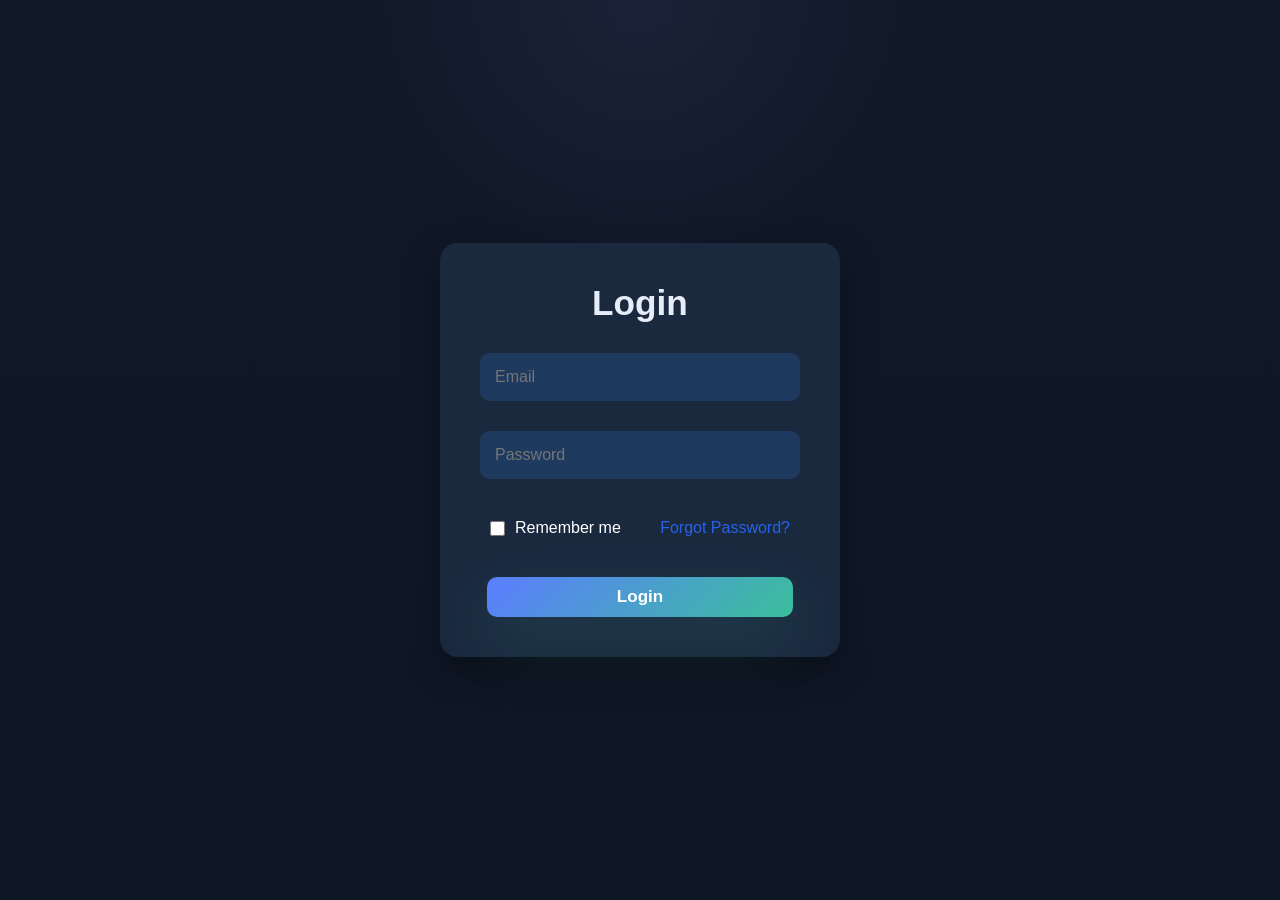
<file: login.html>
<!DOCTYPE html>
<html lang="en">
<head>
    <meta charset="UTF-8">
    <meta name="viewport" content="width=device-width, initial-scale=1.0">
    <title>Document</title>
    <link rel="stylesheet" href="login.css">
    <link rel="icon" type="image/png" href="./Screenshot_16-removebg-preview.png">

</head>
<body>
<div class="container">

    <div class="card">
        <a href="./index.html"><h1>Login</h1></a>
        <div class="inputBox">
            <input type="email" placeholder="Email" id="email">
            <small id="errorEmail"></small>
            <input type="password" placeholder="Password" id="password">
            <small id="errorPassword"></small>
        </div>
        <div class="options">
            <div class="checkbox">
                <input type="checkbox" id="remember">
                <p>Remember me</p>
            </div>
            <a href="#">Forgot Password?</a>
        </div>
        <a href="" class="btn" id="submit">
            Login
        </a>
    </div>
</div>
<script>
    const submit = document.getElementById("submit");
    submit.addEventListener("click", (e) => {
    e.preventDefault();

        const email = document.getElementById("email").value
        const password = document.getElementById("password").value

        if(email === ""){
            document.getElementById("errorEmail").textContent = "Email is required"
            return;
        }
        if(email !== "ogunsanmiolayimika@gmail.com"){
            document.getElementById("errorEmail").textContent = "Email Incorrect"
            return;
        }
        
        if(password === ""){
            document.getElementById("errorPassword").textContent = "Password is required"
            return;
        }

    window.location.href = "./dashboard.html";
    })
</script>
</body>
</html>
</file>
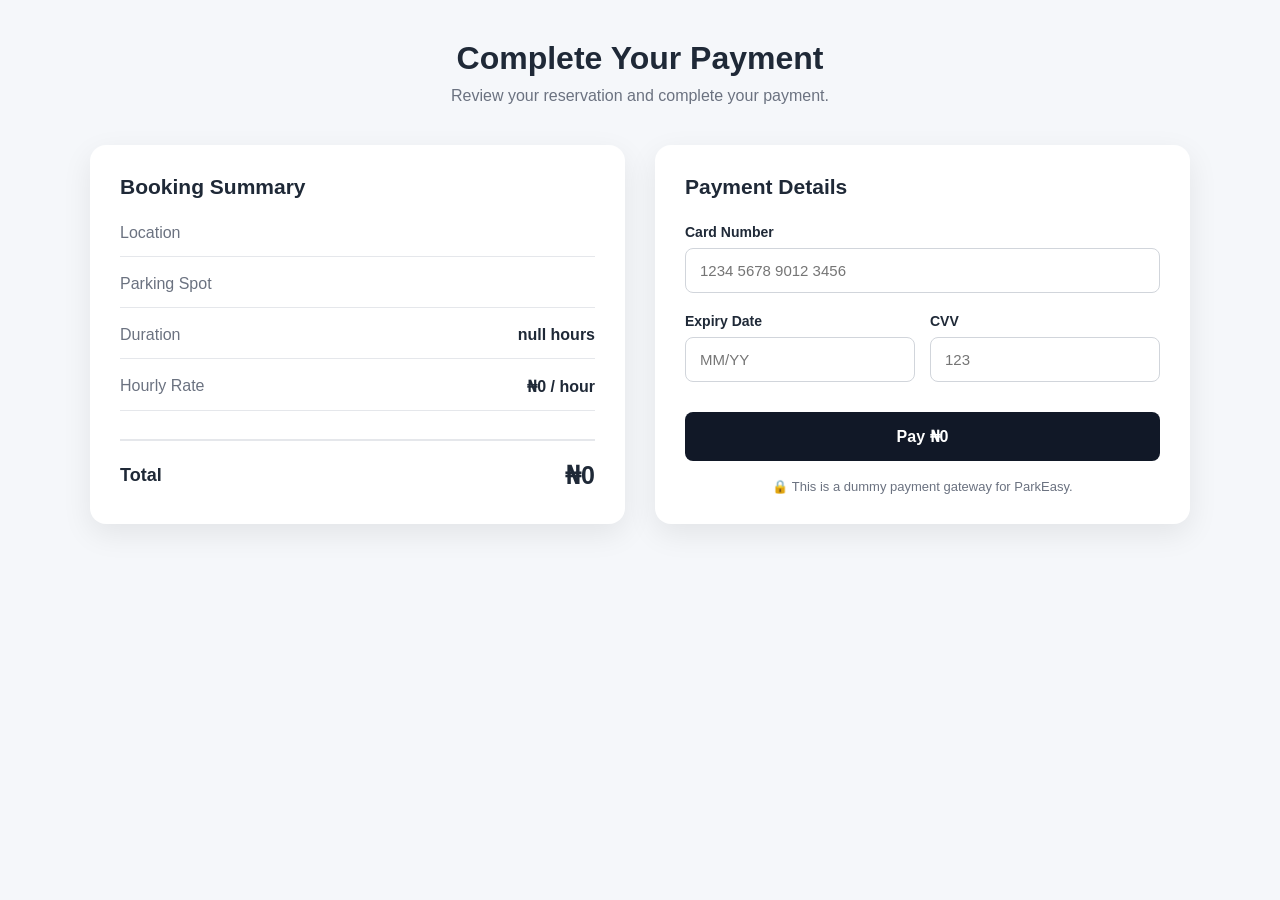
<file: Payment.html>
<!DOCTYPE html>
<html lang="en">
<head>
    <meta charset="UTF-8">
    <meta name="viewport" content="width=device-width, initial-scale=1.0">
    <title>!Payment Gateway</title>
    <link rel="icon" type="image/png" href="./Screenshot_16-removebg-preview.png">
    <link rel="stylesheet" href="Payment.css">
</head>
<body>
    <main class="payment-page">

        <header class="payment-header">
            <h1>Complete Your Payment</h1>
            <p>Review your reservation and complete your payment.</p>
        </header>


        <section class="payment-container">

            <!-- BOOKING SUMMARY -->
            <div class="payment-card">
                <h2>Booking Summary</h2>
                <div class="booking-info">
                    <div class="booking-row">
                        <span>Location</span>
                        <span id="paymentLocation"></span>
                    </div>
                    <div class="booking-row">
                        <span>Parking Spot</span>
                        <span id="paymentLot"></span>
                    </div>
                    <div class="booking-row">
                        <span>Duration</span>
                        <span id="paymentDuration"></span>
                    </div>
                    <div class="booking-row">
                        <span>Hourly Rate</span>
                        <span id="paymentPrice"></span>
                    </div>
                    <div class="total-row">
                        <span>Total</span>
                        <span class="total-price" id="paymentTotal">
                            
                        </span>
                    </div>
                </div>
            </div>

            <!-- PAYMENT -->
            <div class="payment-card">
                <h2>Payment Details</h2>
                <form id="paymentForm">
                    <div class="form-group">
                        <label for="cardNumber">
                            Card Number
                        </label>
                        <input
                            type="text"
                            id="cardNumber"
                            placeholder="1234 5678 9012 3456">
                    </div>
                    <div class="payment-row">
                        <div class="form-group">
                            <label for="expiry">
                                Expiry Date
                            </label>
                            <input
                                type="text"
                                id="expiry"
                                placeholder="MM/YY">
                        </div>
                        <div class="form-group">
                            <label for="cvv">
                                CVV
                            </label>
                            <input
                                type="text"
                                id="cvv"
                                placeholder="123">
                        </div>
                    </div>
                    <button
                        type="submit"
                        class="pay-button"
                        id="payButton">
                    </button>
                </form>
                <p class="secure-payment">
                    🔒 This is a dummy payment gateway for ParkEasy.
                </p>
            </div>

        </section>
        <script>
            // console.log("Location:", localStorage.getItem('location'));
            // console.log("Lot:", localStorage.getItem('lot'));
            // console.log("Duration:", localStorage.getItem('duration'));
            // console.log("Price:", localStorage.getItem('price'));
            // console.log("Total:", localStorage.getItem('total'));
            // Get booking information from localStorage

            const parkinglocation = localStorage.getItem('location');
            const lot = localStorage.getItem('lot');
            const duration = localStorage.getItem('duration');
            const price = localStorage.getItem('price');
            const total = localStorage.getItem('total');

            // Display booking information
            document.getElementById('paymentLocation').textContent = parkinglocation;
            document.getElementById('paymentLot').textContent = lot;
            document.getElementById('paymentDuration').textContent =
                duration + ' hours';
            document.getElementById('paymentPrice').textContent =
                '₦' + Number(price).toLocaleString() + ' / hour';
            document.getElementById('paymentTotal').textContent =
                '₦' + Number(total).toLocaleString();

            // Update Pay button
            document.getElementById('payButton').textContent =
                'Pay ₦' + Number(total).toLocaleString();

            // Handle payment
            const paymentForm = document.getElementById('paymentForm');
            paymentForm.addEventListener('submit', (e) => {
                e.preventDefault();

                const cardNumber = document.getElementById("cardNumber").value.trim();
                const expiry = document.getElementById("expiry").value.trim();
                const cvv = document.getElementById("cvv").value.trim();

                // Check if any field is empty
                if (cardNumber === "" || expiry === "" || cvv === "") {
                    alert("Please fill in all payment details.");
                    return;
                }

                // If everything is filled
                alert("Payment successful!");
             // Dummy payment successful
            // localStorage.setItem('paymentStatus', 'Paid');

            // Go to confirmation page
            window.location.href = './confirmation.html';

            });

    </script>

    </main>
</body>
</html>
</file>
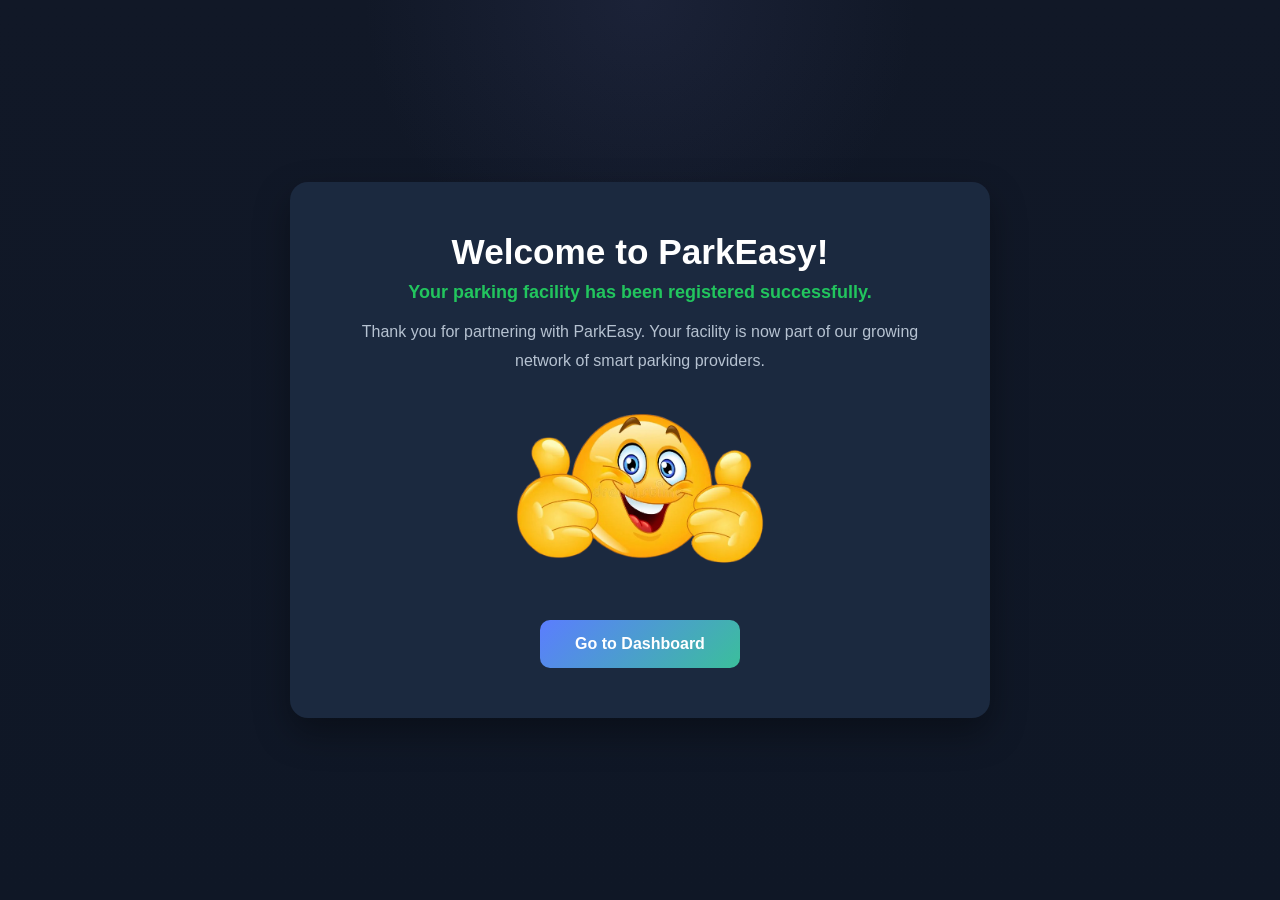
<file: welcome.html>
<!DOCTYPE html>
<html lang="en">
<head>
    <meta charset="UTF-8">
    <meta name="viewport" content="width=device-width, initial-scale=1.0">
    <title>Welcome | ParkEasy Partner</title>
    <link rel="stylesheet" href="welcome.css">
    <link rel="icon" type="image/png" href="./Screenshot_16-removebg-preview.png">
</head>
<body>
<div class="container">

    <div class="card">

        <h1>Welcome to ParkEasy!</h1>

        <p class="success">
            Your parking facility has been registered successfully.
        </p>

        <p class="description">
            Thank you for partnering with ParkEasy.
            Your facility is now part of our growing network of smart parking providers.
        </p>

        <div class="steps">
            <img src="./Images/double-thumbs-up-removebg-preview.png" alt="">
        </div>

        <a href="dashboard.html" class="btn">
            Go to Dashboard
        </a>

    </div>

</div>

</body>
</html>
</file>
<file: login.css>
*{
    margin:0;
    padding:0;
    box-sizing:border-box;
    font-family:Segoe UI,sans-serif;
}
body{
    background: radial-gradient(circle at top, rgba(68, 75, 122, 0.2), transparent 25%),
        linear-gradient(180deg, #111827 0%, #0f1726 100%);
    min-height:100vh;
    display:flex;
    justify-content:center;
    align-items:center;
    color:white;
}
.container{
    width:70%;
    max-width:400px;
}
.card{
    background:#1b293f;
    border-radius:18px;
    padding:40px;
    text-align:center;
    box-shadow:0 15px 35px rgba(0,0,0,.35);
}
.card a{
    text-decoration:none;
}
h1{
    margin-bottom:30px;
    font-size:2.2rem;
    color:#e7edf8;
}
.inputBox{
    margin-bottom:20px;
}
.inputBox input{
    margin-bottom: 5    px;
    width:100%;
    padding:15px;
    background:#1E3A5F;
    border:none;
    border-radius:10px;
    color:white;
    font-size:16px;
    margin-bottom:10px;
}
#errorEmail,
#errorPassword{
    margin: 10px 0px;
    display: flex;
    justify-content: right;
    color: rgb(234, 217, 217);
}

.options{
    display:flex;
    justify-content:space-between;
    align-items:center;
    margin:10px 10px 40px 10px;
}
.options a{
    color:#2563EB;
    text-decoration:none;
}
.checkbox{
    display:flex;
    align-items:center;
    gap:10px;
}
#remember{
    width:15px;
    height:15px;
    border-radius:20px;
}
.btn{
    display:inline-block;
    text-decoration:none;
    background: linear-gradient(135deg, #5b7dff, #3bbf9b);
    color: #fff;
    box-shadow: 0 24px 60px rgba(59, 191, 155, 0.16);
    color:white;
    padding:10px 130px;
    border-radius:10px;
    transition:.3s;
    font-weight:700;
    font-size:17px;
}
.btn:hover{
    background:#1D4ED8;
    transform:translateY(-3px);
}
</file>
<file: Payment.css>
* {
            margin: 0;
            padding: 0;
            box-sizing: border-box;
        }
        body {
            font-family: Arial, sans-serif;
            background: #f5f7fa;
            color: #1f2937;
            min-height: 100vh;
        }

        .payment-page {
            width: 90%;
            max-width: 1100px;
            margin: 0 auto;
            padding: 40px 0;
        }

        /* Header */
        .payment-header {
            text-align: center;
            margin-bottom: 40px;
        }
        .payment-header h1 {
            font-size: 32px;
            margin-bottom: 10px;
        }
        .payment-header p {
            color: #6b7280;
        }

        /* Main container */
        .payment-container {
            display: grid;
            grid-template-columns: 1fr 1fr;
            gap: 30px;
        }
        .payment-card {
            background: white;
            border-radius: 16px;
            padding: 30px;
            box-shadow: 0 10px 30px rgba(0, 0, 0, 0.08);
        }
        .payment-card h2 {
            font-size: 21px;
            margin-bottom: 25px;
        }
        /* Booking summary */
        .booking-info {
            display: flex;
            flex-direction: column;
            gap: 18px;
        }
        .booking-row {
            display: flex;
            justify-content: space-between;
            gap: 20px;
            padding-bottom: 14px;
            border-bottom: 1px solid #e5e7eb;
        }
        .booking-row span:first-child {
            color: #6b7280;
        }
        .booking-row span:last-child {
            font-weight: 600;
            text-align: right;
        }
        .total-row {
            margin-top: 10px;
            padding-top: 20px;
            border-top: 2px solid #e5e7eb;
            display: flex;
            justify-content: space-between;
            align-items: center;
        }
        .total-row span:first-child {
            font-size: 18px;
            font-weight: 600;
        }
        .total-price {
            font-size: 25px;
            font-weight: 700;
        }

        /* Payment form */
        .form-group {
            margin-bottom: 20px;
        }
        .form-group label {
            display: block;
            margin-bottom: 8px;
            font-size: 14px;
            font-weight: 600;
        }
        .form-group input {
            width: 100%;
            padding: 13px 14px;
            border: 1px solid #d1d5db;
            border-radius: 8px;
            font-size: 15px;
            outline: none;
        }
        .form-group input:focus {
            border-color: #111827;
        }
        .payment-row {
            display: grid;
            grid-template-columns: 1fr 1fr;
            gap: 15px;
        }
        .pay-button {
            width: 100%;
            border: none;
            padding: 15px;
            border-radius: 8px;
            background: #111827;
            color: white;
            font-size: 16px;
            font-weight: 600;
            cursor: pointer;
            margin-top: 10px;
        }
        .pay-button:hover {
            opacity: 0.9;
        }
        .secure-payment {
            text-align: center;
            margin-top: 18px;
            font-size: 13px;
            color: #6b7280;
        }

        /* Mobile */        @media (max-width: 768px) {
            .payment-container {
                grid-template-columns: 1fr;
            }
            .payment-header h1 {
                font-size: 26px;
            }
            .payment-card {
                padding: 22px;
            }
        }
</file>
<file: welcome.css>
*{
    margin:0;
    padding:0;
    box-sizing:border-box;
    font-family:Segoe UI,sans-serif;
}

body{
    background: radial-gradient(circle at top, rgba(68, 75, 122, 0.2), transparent 25%),
                linear-gradient(180deg, #111827 0%, #0f1726 100%);
    min-height:100vh;
    display:flex;
    justify-content:center;
    align-items:center;
    color:white;
}
.container{
    width:90%;
    max-width:700px;
}

.card{
    background:#1b293f;
    border-radius:18px;
    padding:50px;
    text-align:center;
    box-shadow:0 15px 35px rgba(0,0,0,.35);
}

h1{
    margin-bottom:10px;
    font-size:2.2rem;
}

.success{
    color:#22C55E;
    font-size:18px;
    margin-bottom:15px;
    font-weight:600;
}

.description{
    color:#B6C2D1;
    line-height:1.8;
    margin-bottom:35px;
}

.steps img{
    width:250px;
    margin-bottom:50px;
    
}



.btn{
    display:inline-block;
    text-decoration:none;
    background: linear-gradient(135deg, #5b7dff, #3bbf9b);    color:white;
    padding:15px 35px;
    border-radius:10px;
    transition:.3s;
    font-weight:600;
}

.btn:hover{
    background:#1D4ED8;
    transform:translateY(-3px);
}
</file>
